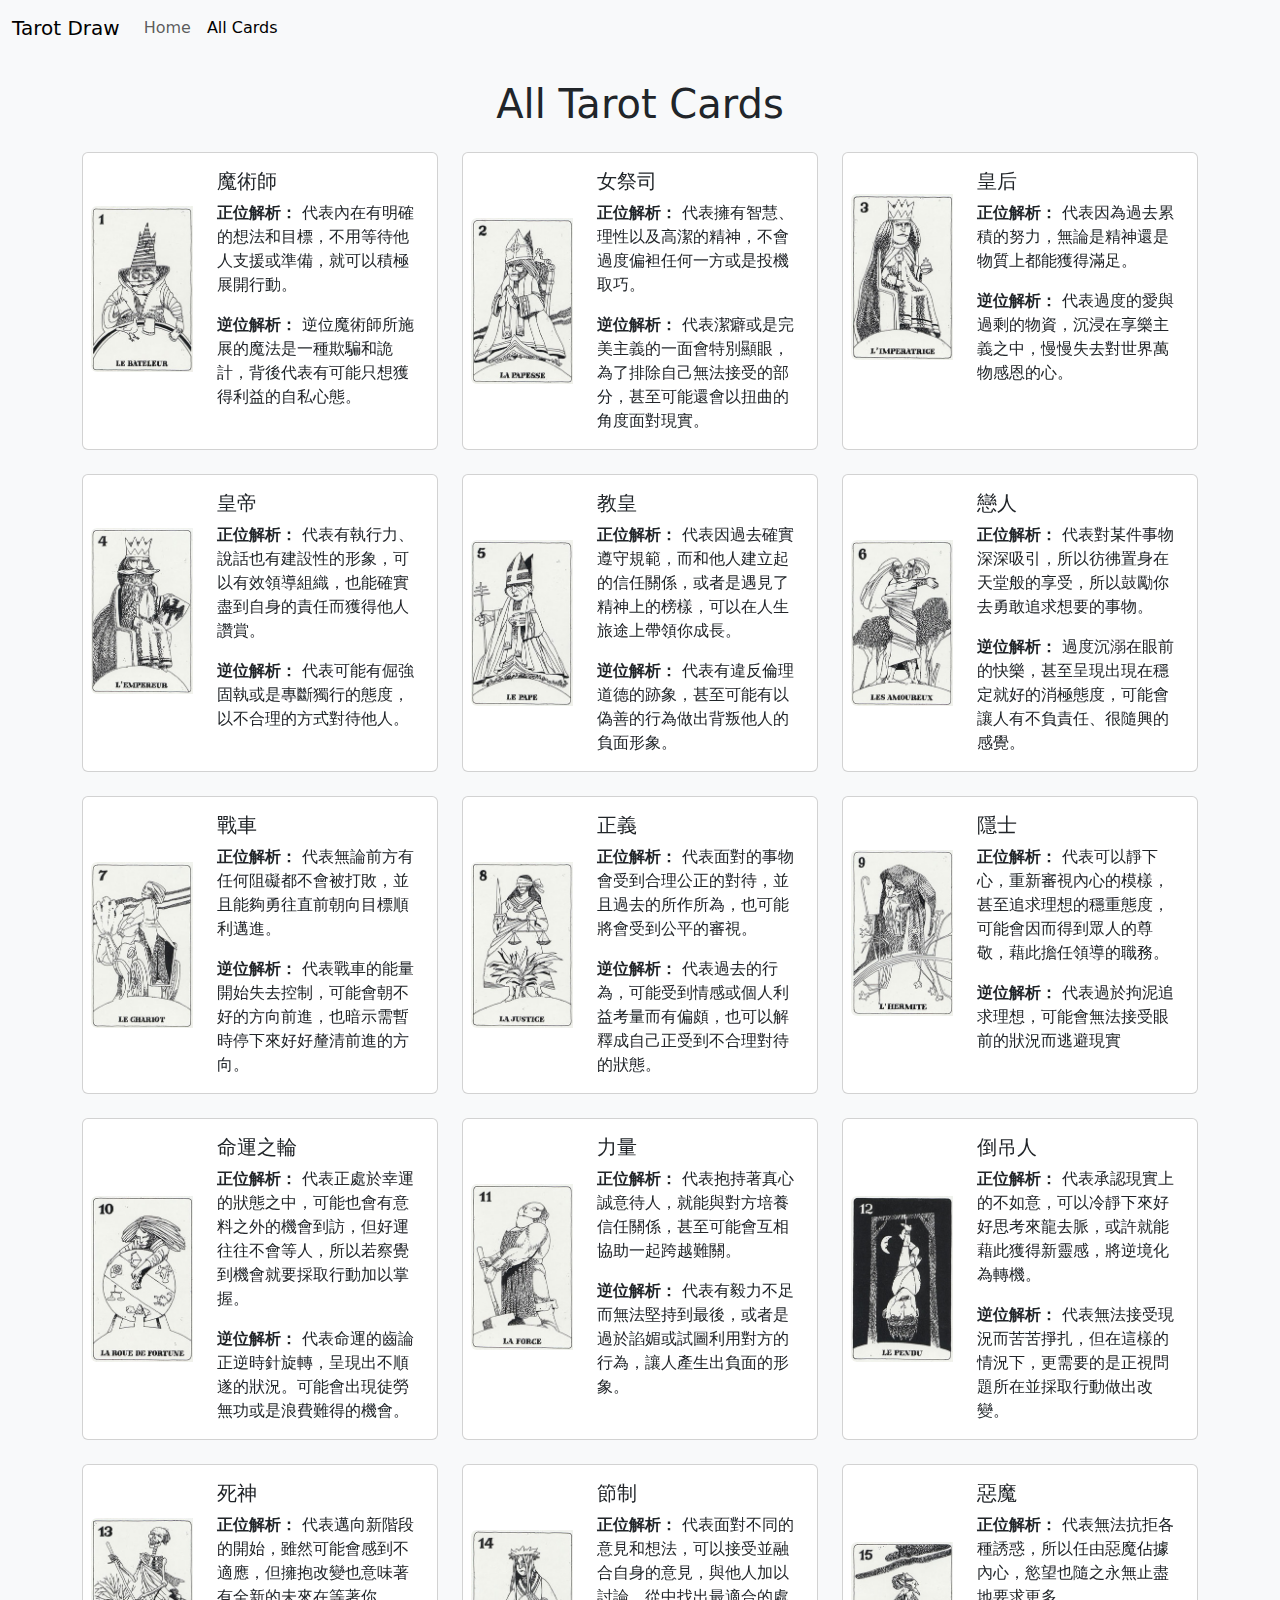
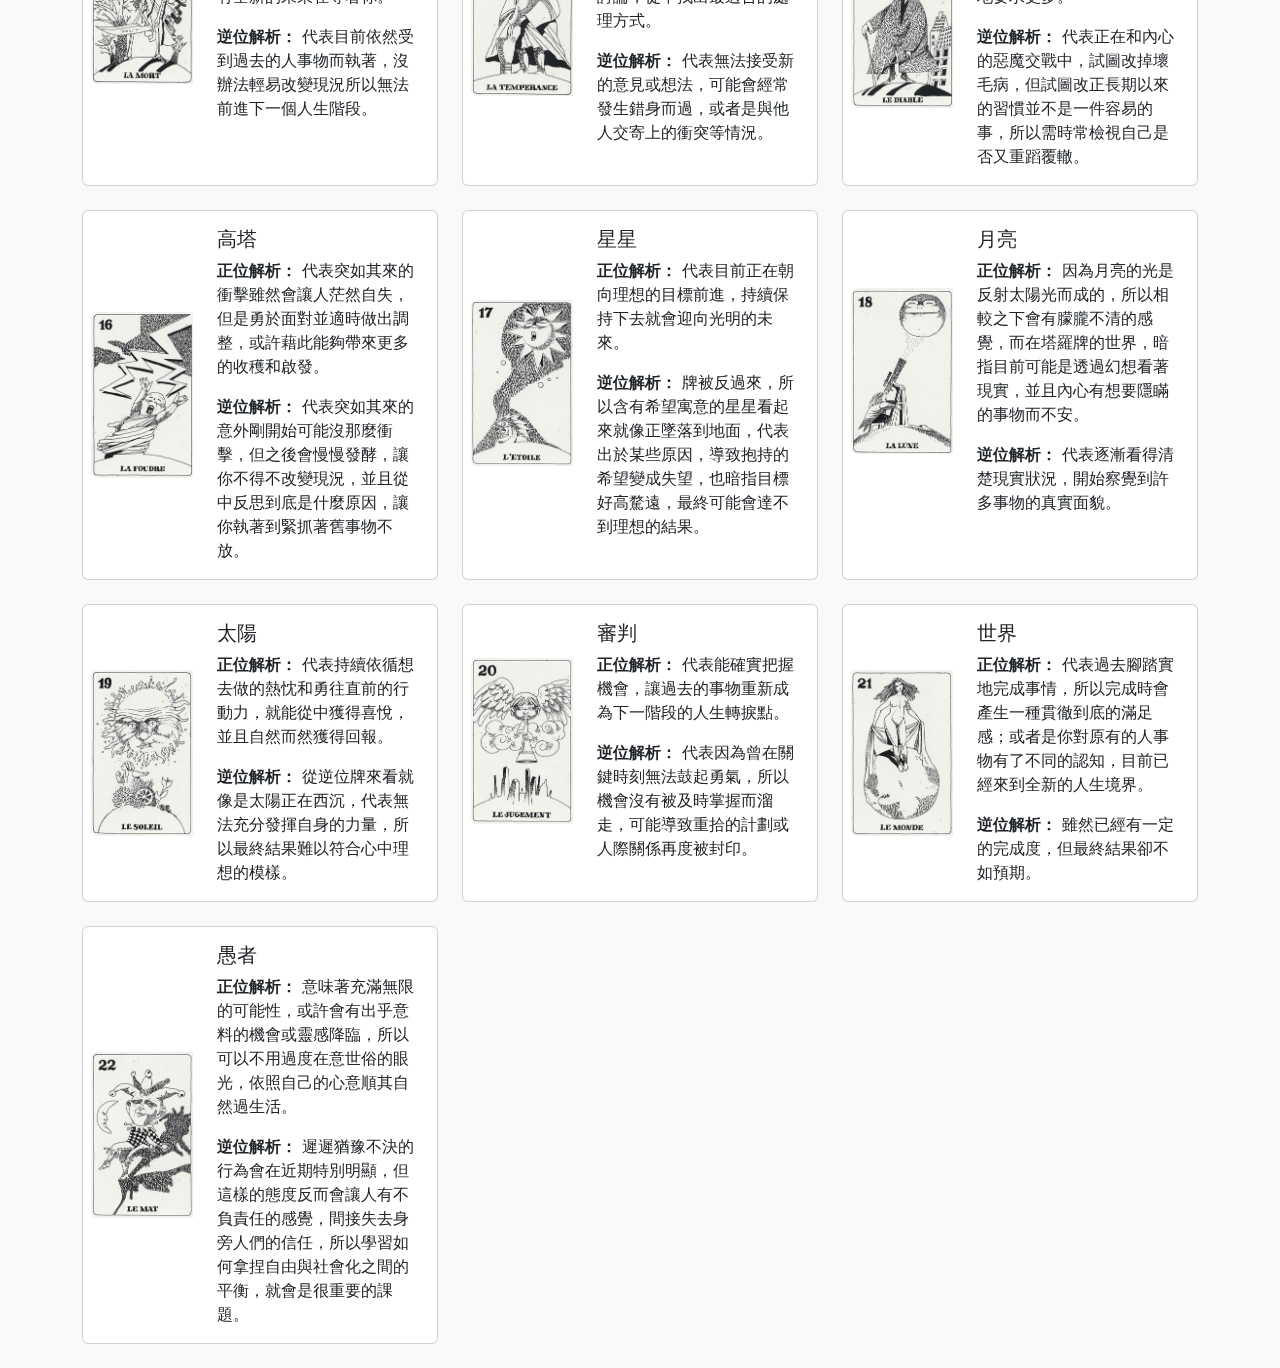
<file: public/cards.html>
<!DOCTYPE html>
<html lang="en">

<head>
    <meta charset="UTF-8">
    <meta name="viewport" content="width=device-width, initial-scale=1.0">
    <title>All Tarot Cards</title>
    <link href="https://cdn.jsdelivr.net/npm/bootstrap@5.3.0/dist/css/bootstrap.min.css" rel="stylesheet">
    <link rel="stylesheet" href="style.css">
    <style>
        body {
            background-color: #f8f9fa;
        }

        .card-description img {
            max-width: 150px;
            height: auto;
        }
    </style>
</head>

<body>

    <nav class="navbar navbar-expand-lg navbar-light bg-light">
        <div class="container-fluid">
            <a class="navbar-brand" href="index.html">Tarot Draw</a>
            <button class="navbar-toggler" type="button" data-bs-toggle="collapse" data-bs-target="#navbarNav"
                aria-controls="navbarNav" aria-expanded="false" aria-label="Toggle navigation">
                <span class="navbar-toggler-icon"></span>
            </button>
            <div class="collapse navbar-collapse" id="navbarNav">
                <ul class="navbar-nav">
                    <li class="nav-item">
                        <a class="nav-link" href="index.html">Home</a>
                    </li>
                    <li class="nav-item">
                        <a class="nav-link active" aria-current="page" href="cards.html">All Cards</a>
                    </li>
                </ul>
            </div>
        </div>
    </nav>

    <div class="container mt-4">
        <h1 class="text-center mb-4">All Tarot Cards</h1>

        <div id="cards-list" class="row">
            <!-- Card list will be generated here by JavaScript -->
        </div>

    </div>

    <script src="https://cdn.jsdelivr.net/npm/bootstrap@5.3.0/dist/js/bootstrap.bundle.min.js"></script>
    <script>
        const tarotCards = [
            { name: "魔術師", image: "taro/magician.jpg", upright: "代表內在有明確的想法和目標，不用等待他人支援或準備，就可以積極展開行動。", reversed: "逆位魔術師所施展的魔法是一種欺騙和詭計，背後代表有可能只想獲得利益的自私心態。" },
            { name: "女祭司", image: "taro/high-priestess.jpg", upright: "代表擁有智慧、理性以及高潔的精神，不會過度偏袒任何一方或是投機取巧。", reversed: "代表潔癖或是完美主義的一面會特別顯眼，為了排除自己無法接受的部分，甚至可能還會以扭曲的角度面對現實。" },
            { name: "皇后", image: "taro/empress.jpg", upright: "代表因為過去累積的努力，無論是精神還是物質上都能獲得滿足。", reversed: "代表過度的愛與過剩的物資，沉浸在享樂主義之中，慢慢失去對世界萬物感恩的心。" },
            { name: "皇帝", image: "taro/emperor.jpg", upright: "代表有執行力、說話也有建設性的形象，可以有效領導組織，也能確實盡到自身的責任而獲得他人讚賞。", reversed: "代表可能有倔強固執或是專斷獨行的態度，以不合理的方式對待他人。" },
            { name: "教皇", image: "taro/hierophant.jpg", upright: "代表因過去確實遵守規範，而和他人建立起的信任關係，或者是遇見了精神上的榜樣，可以在人生旅途上帶領你成長。", reversed: "代表有違反倫理道德的跡象，甚至可能有以偽善的行為做出背叛他人的負面形象。" },
            { name: "戀人", image: "taro/lovers.jpg", upright: "代表對某件事物深深吸引，所以彷彿置身在天堂般的享受，所以鼓勵你去勇敢追求想要的事物。", reversed: "過度沉溺在眼前的快樂，甚至呈現出現在穩定就好的消極態度，可能會讓人有不負責任、很隨興的感覺。" },
            { name: "戰車", image: "taro/chariot.jpg", upright: "代表無論前方有任何阻礙都不會被打敗，並且能夠勇往直前朝向目標順利邁進。", reversed: "代表戰車的能量開始失去控制，可能會朝不好的方向前進，也暗示需暫時停下來好好釐清前進的方向。" },
            { name: "正義", image: "taro/justice.jpg", upright: "代表面對的事物會受到合理公正的對待，並且過去的所作所為，也可能將會受到公平的審視。", reversed: "代表過去的行為，可能受到情感或個人利益考量而有偏頗，也可以解釋成自己正受到不合理對待的狀態。" },
            { name: "隱士", image: "taro/hermit.jpg", upright: "代表可以靜下心，重新審視內心的模樣，甚至追求理想的穩重態度，可能會因而得到眾人的尊敬，藉此擔任領導的職務。", reversed: "代表過於拘泥追求理想，可能會無法接受眼前的狀況而逃避現實" },
            { name: "命運之輪", image: "taro/fortune-wheel.jpg", upright: "代表正處於幸運的狀態之中，可能也會有意料之外的機會到訪，但好運往往不會等人，所以若察覺到機會就要採取行動加以掌握。", reversed: "代表命運的齒論正逆時針旋轉，呈現出不順遂的狀況。可能會出現徒勞無功或是浪費難得的機會。" },
            { name: "力量", image: "taro/strength.jpg", upright: "代表抱持著真心誠意待人，就能與對方培養信任關係，甚至可能會互相協助一起跨越難關。", reversed: "代表有毅力不足而無法堅持到最後，或者是過於諂媚或試圖利用對方的行為，讓人產生出負面的形象。" },
            { name: "倒吊人", image: "taro/hanged-man.jpg", upright: "代表承認現實上的不如意，可以冷靜下來好好思考來龍去脈，或許就能藉此獲得新靈感，將逆境化為轉機。", reversed: "代表無法接受現況而苦苦掙扎，但在這樣的情況下，更需要的是正視問題所在並採取行動做出改變。" },
            { name: "死神", image: "taro/death.jpg", upright: "代表邁向新階段的開始，雖然可能會感到不適應，但擁抱改變也意味著有全新的未來在等著你。", reversed: "代表目前依然受到過去的人事物而執著，沒辦法輕易改變現況所以無法前進下一個人生階段。" },
            { name: "節制", image: "taro/temperance.jpg", upright: "代表面對不同的意見和想法，可以接受並融合自身的意見，與他人加以討論，從中找出最適合的處理方式。", reversed: "代表無法接受新的意見或想法，可能會經常發生錯身而過，或者是與他人交寄上的衝突等情況。" },
            { name: "惡魔", image: "taro/devil.jpg", upright: "代表無法抗拒各種誘惑，所以任由惡魔佔據內心，慾望也隨之永無止盡地要求更多。", reversed: "代表正在和內心的惡魔交戰中，試圖改掉壞毛病，但試圖改正長期以來的習慣並不是一件容易的事，所以需時常檢視自己是否又重蹈覆轍。" },
            { name: "高塔", image: "taro/tower.jpg", upright: "代表突如其來的衝擊雖然會讓人茫然自失，但是勇於面對並適時做出調整，或許藉此能夠帶來更多的收穫和啟發。", reversed: "代表突如其來的意外剛開始可能沒那麼衝擊，但之後會慢慢發酵，讓你不得不改變現況，並且從中反思到底是什麼原因，讓你執著到緊抓著舊事物不放。" },
            { name: "星星", image: "taro/stars.jpg", upright: "代表目前正在朝向理想的目標前進，持續保持下去就會迎向光明的未來。", reversed: "牌被反過來，所以含有希望寓意的星星看起來就像正墜落到地面，代表出於某些原因，導致抱持的希望變成失望，也暗指目標好高騖遠，最終可能會達不到理想的結果。" },
            { name: "月亮", image: "taro/moon.jpg", upright: "因為月亮的光是反射太陽光而成的，所以相較之下會有朦朧不清的感覺，而在塔羅牌的世界，暗指目前可能是透過幻想看著現實，並且內心有想要隱瞞的事物而不安。", reversed: "代表逐漸看得清楚現實狀況，開始察覺到許多事物的真實面貌。" },
            { name: "太陽", image: "taro/sun.jpg", upright: "代表持續依循想去做的熱忱和勇往直前的行動力，就能從中獲得喜悅，並且自然而然獲得回報。", reversed: "從逆位牌來看就像是太陽正在西沉，代表無法充分發揮自身的力量，所以最終結果難以符合心中理想的模樣。" },
            { name: "審判", image: "taro/judgement.jpg", upright: "代表能確實把握機會，讓過去的事物重新成為下一階段的人生轉捩點。", reversed: "代表因為曾在關鍵時刻無法鼓起勇氣，所以機會沒有被及時掌握而溜走，可能導致重拾的計劃或人際關係再度被封印。" },
            { name: "世界", image: "taro/world.jpg", upright: "代表過去腳踏實地完成事情，所以完成時會產生一種貫徹到底的滿足感；或者是你對原有的人事物有了不同的認知，目前已經來到全新的人生境界。", reversed: "雖然已經有一定的完成度，但最終結果卻不如預期。" },
            { name: "愚者", image: "taro/fool.jpg", upright: "意味著充滿無限的可能性，或許會有出乎意料的機會或靈感降臨，所以可以不用過度在意世俗的眼光，依照自己的心意順其自然過生活。", reversed: "遲遲猶豫不決的行為會在近期特別明顯，但這樣的態度反而會讓人有不負責任的感覺，間接失去身旁人們的信任，所以學習如何拿捏自由與社會化之間的平衡，就會是很重要的課題。" }
        ];

        const cardListRow = document.querySelector('#cards-list');

        tarotCards.forEach(card => {
            const cardCol = document.createElement('div');
            cardCol.classList.add('col-md-6', 'col-lg-4', 'mb-4'); // Bootstrap grid classes

            cardCol.innerHTML = `
            <div class="card h-100">
                <div class="row g-0">
                    <div class="col-md-4 d-flex justify-content-center align-items-center p-2">
                        <img src="${card.image}" class="img-fluid rounded-start" alt="${card.name}">
                    </div>
                    <div class="col-md-8">
                        <div class="card-body">
                            <h5 class="card-title">${card.name}</h5>
                            <p class="card-text"><strong>正位解析：</strong> ${card.upright}</p>
                            <p class="card-text"><strong>逆位解析：</strong> ${card.reversed}</p>
                        </div>
                    </div>
                </div>
            </div>
        `;

            cardListRow.appendChild(cardCol);
        });
    </script>
</body>

</html>
</file>
<file: public/style.css>
/* Custom styles for the card flip animation */
/* Layout and centering are now handled by Bootstrap */
.card-container {
    width: 200px;
    height: 300px;
    perspective: 1000px;
}

.card {
    width: 100%;
    height: 100%;
    position: relative;
    transition: transform 0.6s;
    transform-style: preserve-3d;
}

.card-container.flipped .card {
    transform: rotateY(360deg);
}

.card-container.flipped .card.reversed {
    transform: rotateX(180deg);
}

.card-face {
    position: absolute;
    width: 100%;
    height: 100%;
    backface-visibility: hidden;
}

.card-front {
    z-index: 2;
}

.card-back {
    transform: rotateY(180deg);
}

.card-image {
    width: 100%;
    height: 100%;
    object-fit: cover;
    transform: rotate(0deg) !important;
}

.card-back.reversed .card-image {
    transform: rotate(180deg);
}
</file>
